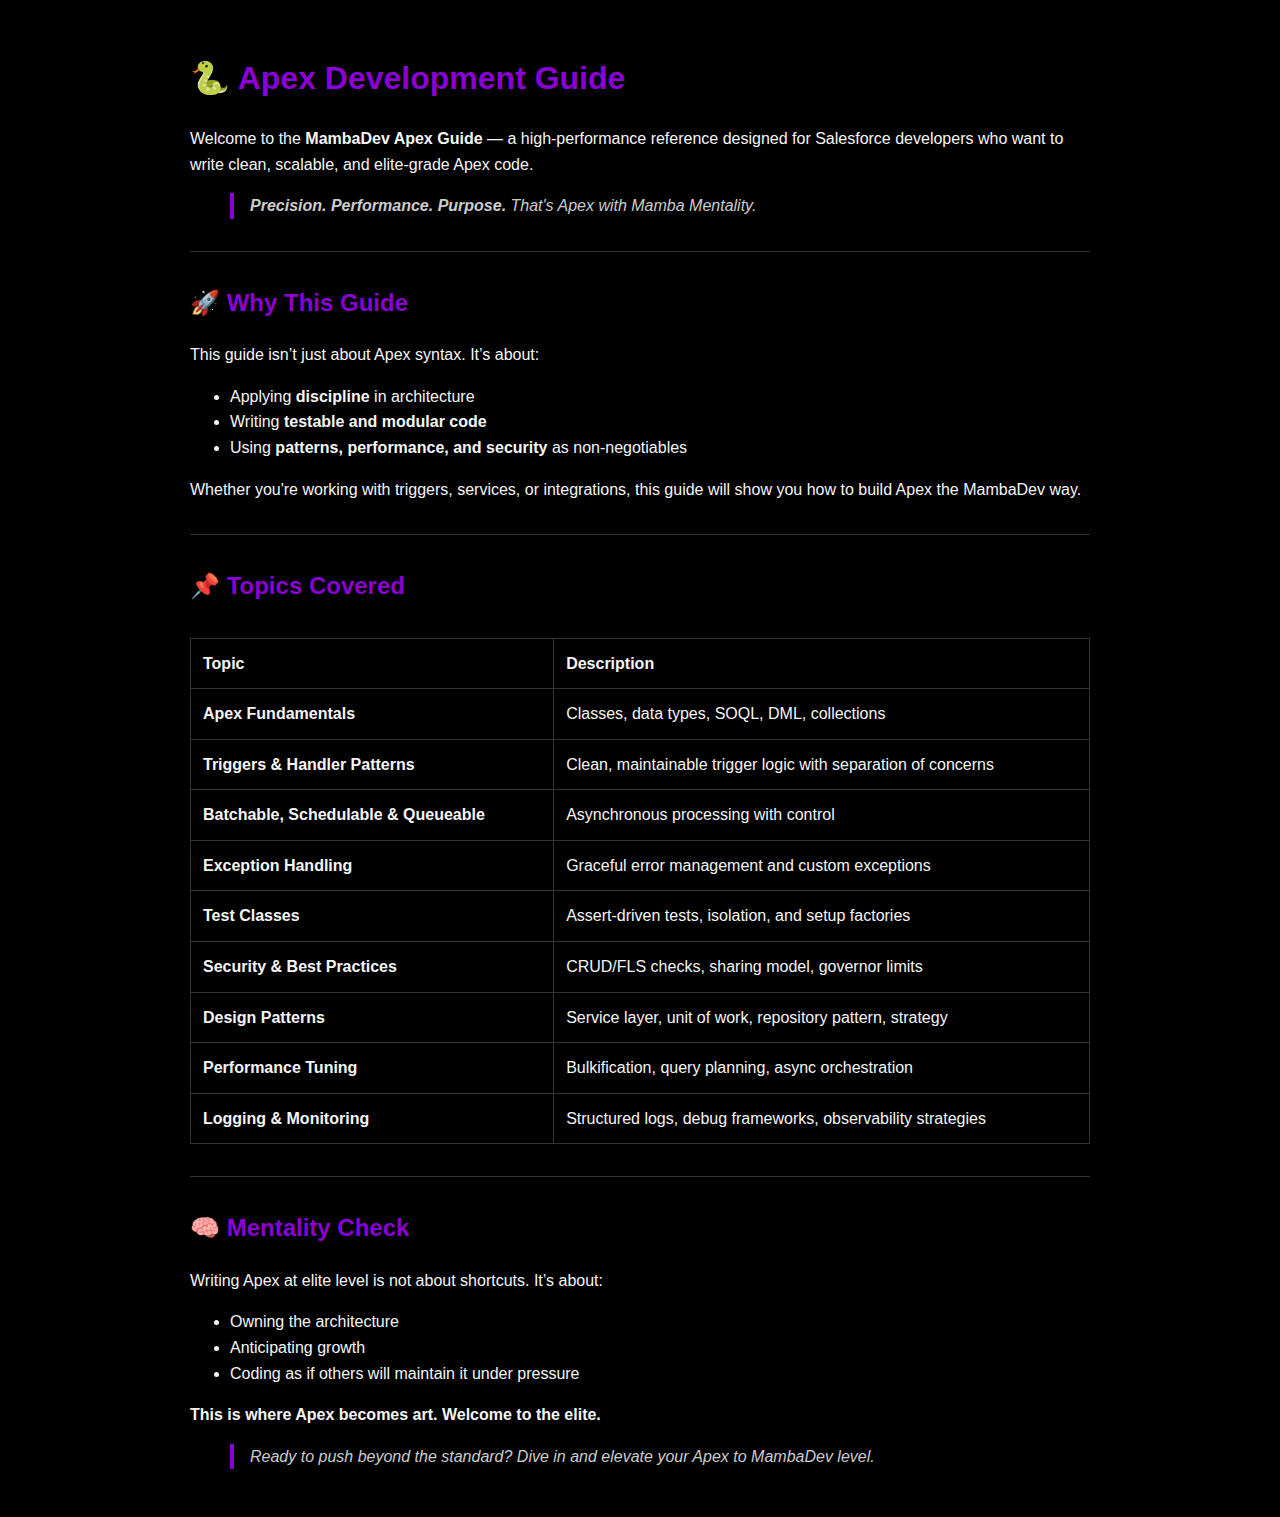
<file: apex/apex_guide_mambadev.html>
<!DOCTYPE html>
<html lang="en">
<head>
    <meta charset="UTF-8">
    <title>MambaDev | Apex Guide</title>
    <style>
        body {
            background-color: #000;
            color: #f5f5f5;
            font-family: 'Segoe UI', sans-serif;
            line-height: 1.6;
            padding: 2rem;
            max-width: 900px;
            margin: auto;
        }
        h1, h2, h3 {
            color: #8A00D4;
        }
        a {
            color: #00BFFF;
            text-decoration: none;
        }
        code {
            background: #111;
            padding: 2px 5px;
            border-radius: 4px;
            font-family: monospace;
        }
        table {
            width: 100%;
            border-collapse: collapse;
            margin: 2rem 0;
        }
        th, td {
            padding: 0.75rem;
            border: 1px solid #333;
            text-align: left;
        }
        blockquote {
            border-left: 4px solid #8A00D4;
            padding-left: 1rem;
            color: #ccc;
            font-style: italic;
        }
        hr {
            border: none;
            border-top: 1px solid #333;
            margin: 2rem 0;
        }
    </style>
</head>
<body>

<h1>🐍 Apex Development Guide</h1>

<p>Welcome to the <strong>MambaDev Apex Guide</strong> — a high-performance reference designed for Salesforce developers who want to write clean, scalable, and elite-grade Apex code.</p>

<blockquote><strong>Precision. Performance. Purpose.</strong> That's Apex with Mamba Mentality.</blockquote>

<hr>

<h2>🚀 Why This Guide</h2>
<p>This guide isn’t just about Apex syntax. It’s about:</p>
<ul>
    <li>Applying <strong>discipline</strong> in architecture</li>
    <li>Writing <strong>testable and modular code</strong></li>
    <li>Using <strong>patterns, performance, and security</strong> as non-negotiables</li>
</ul>
<p>Whether you're working with triggers, services, or integrations, this guide will show you how to build Apex the MambaDev way.</p>

<hr>

<h2>📌 Topics Covered</h2>
<table>
    <thead>
        <tr><th>Topic</th><th>Description</th></tr>
    </thead>
    <tbody>
        <tr><td><strong>Apex Fundamentals</strong></td><td>Classes, data types, SOQL, DML, collections</td></tr>
        <tr><td><strong>Triggers & Handler Patterns</strong></td><td>Clean, maintainable trigger logic with separation of concerns</td></tr>
        <tr><td><strong>Batchable, Schedulable & Queueable</strong></td><td>Asynchronous processing with control</td></tr>
        <tr><td><strong>Exception Handling</strong></td><td>Graceful error management and custom exceptions</td></tr>
        <tr><td><strong>Test Classes</strong></td><td>Assert-driven tests, isolation, and setup factories</td></tr>
        <tr><td><strong>Security & Best Practices</strong></td><td>CRUD/FLS checks, sharing model, governor limits</td></tr>
        <tr><td><strong>Design Patterns</strong></td><td>Service layer, unit of work, repository pattern, strategy</td></tr>
        <tr><td><strong>Performance Tuning</strong></td><td>Bulkification, query planning, async orchestration</td></tr>
        <tr><td><strong>Logging & Monitoring</strong></td><td>Structured logs, debug frameworks, observability strategies</td></tr>
    </tbody>
</table>

<hr>

<h2>🧠 Mentality Check</h2>
<p>Writing Apex at elite level is not about shortcuts. It’s about:</p>
<ul>
    <li>Owning the architecture</li>
    <li>Anticipating growth</li>
    <li>Coding as if others will maintain it under pressure</li>
</ul>

<p><strong>This is where Apex becomes art. Welcome to the elite.</strong></p>

<blockquote>Ready to push beyond the standard? Dive in and elevate your Apex to MambaDev level.</blockquote>

</body>
</html>
</file>
